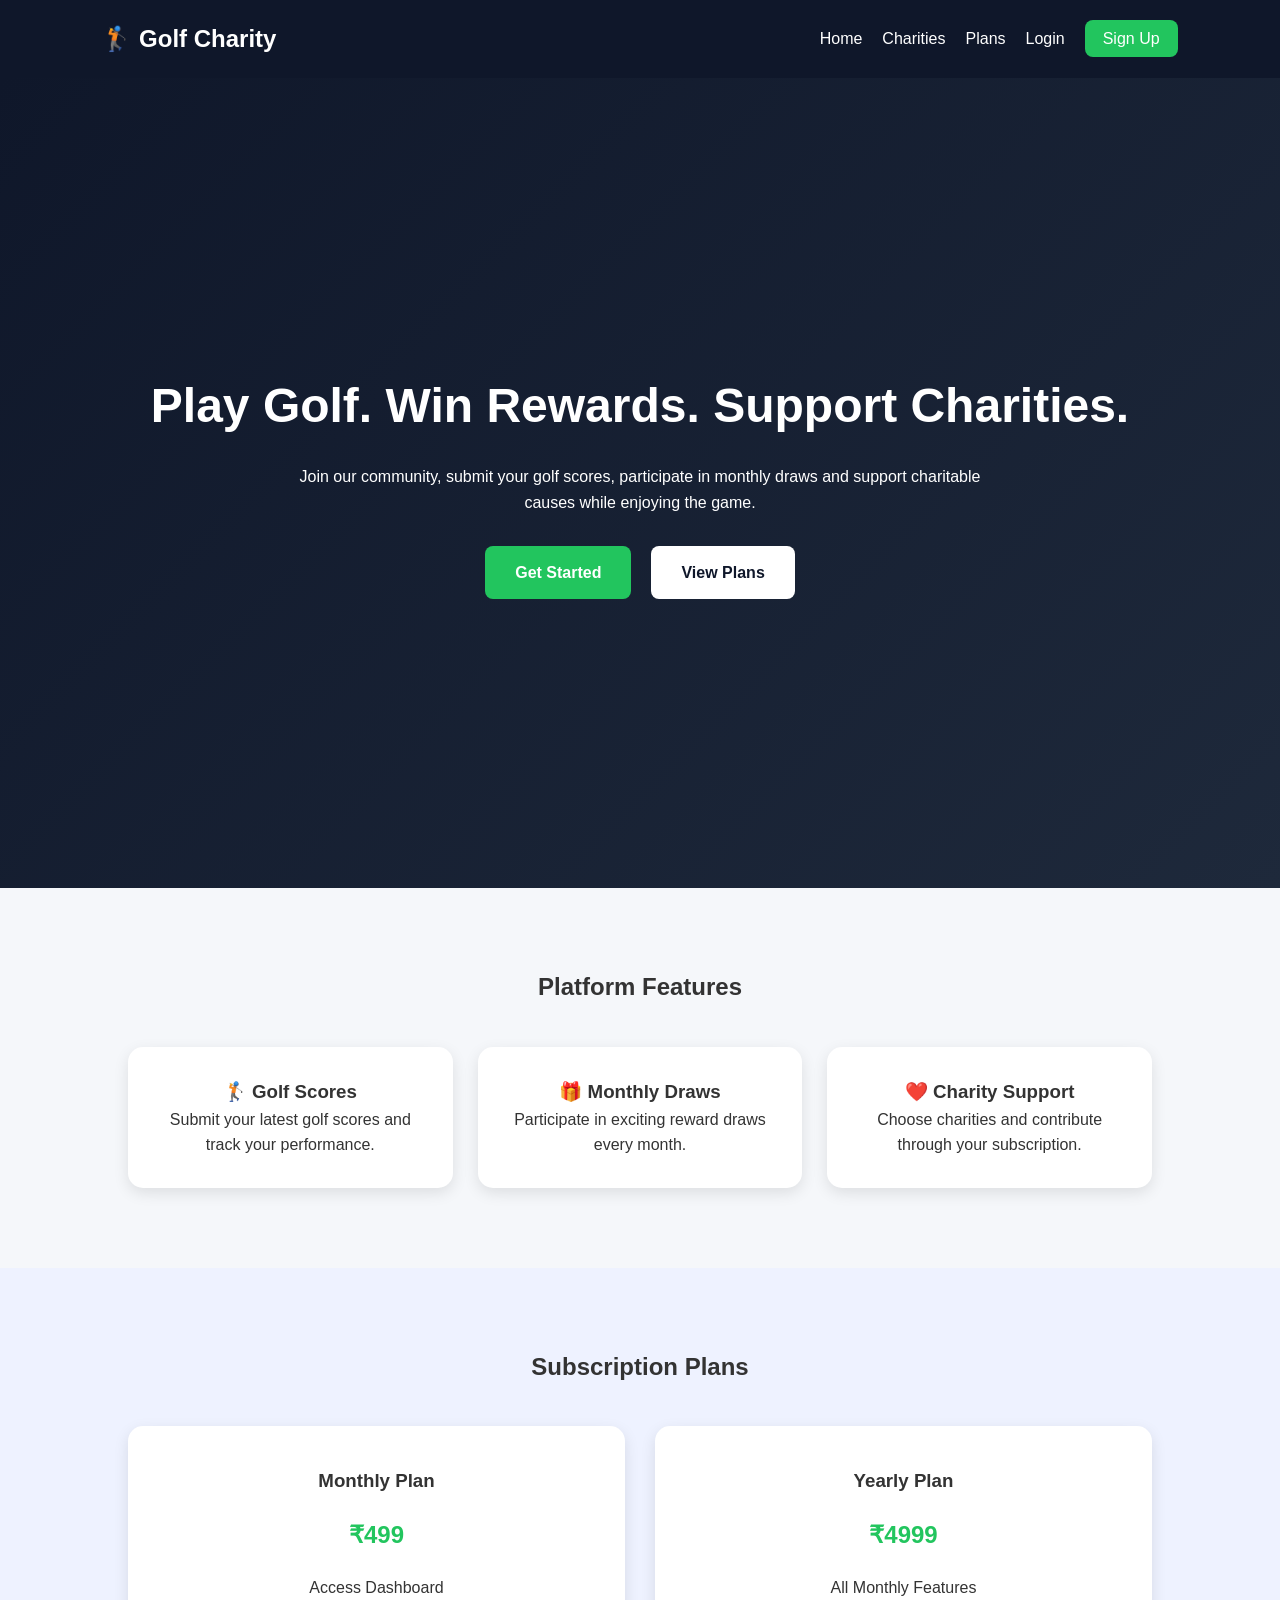
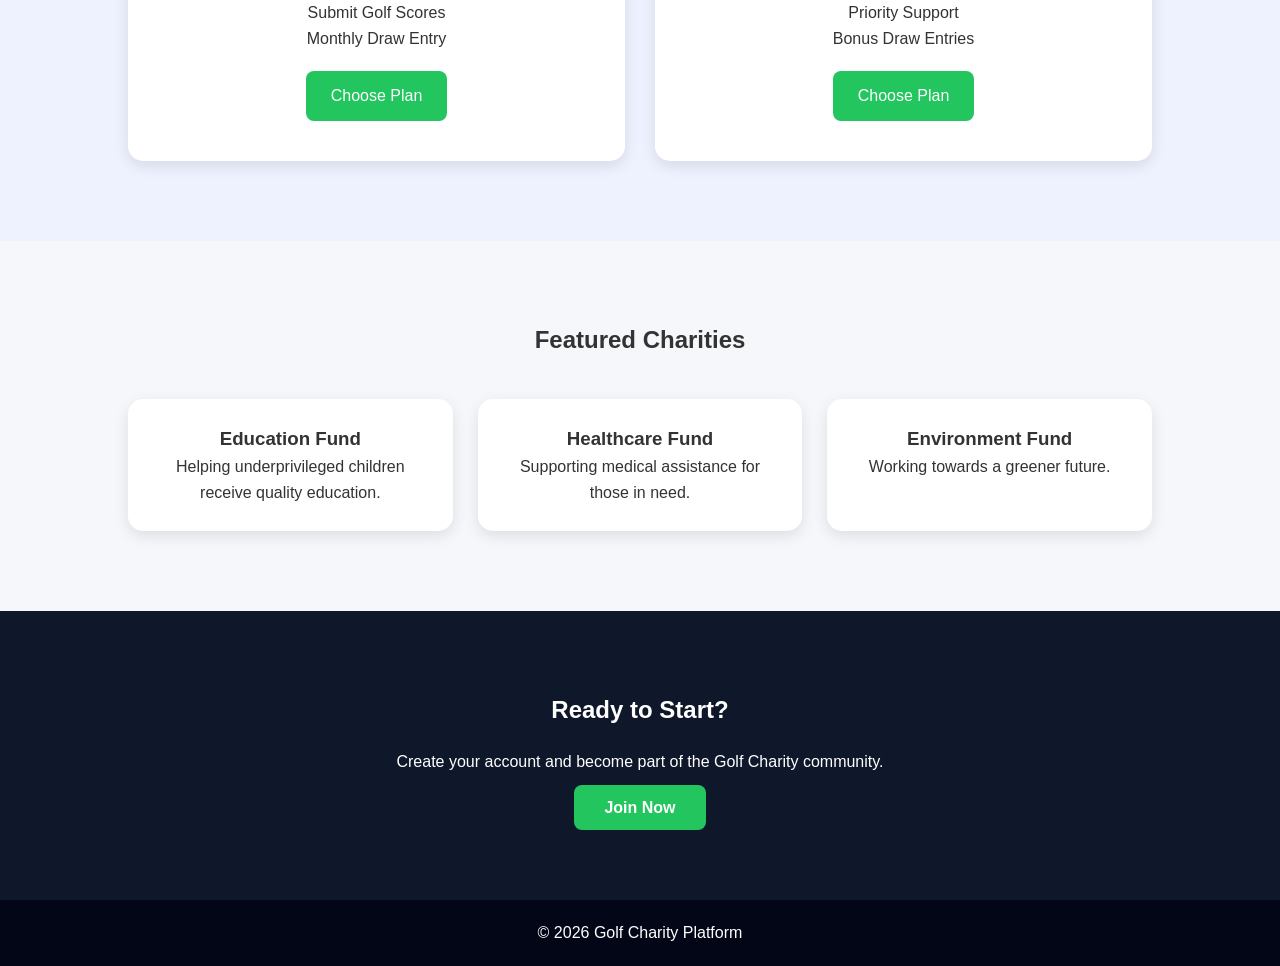
<file: index.html>
<!DOCTYPE html>
<html lang="en">
<head>
<meta charset="UTF-8">
<meta name="viewport" content="width=device-width, initial-scale=1.0">
<title>Golf Charity Platform</title>

<link rel="stylesheet" href="CSS/style.css">
</head>

<body>

<header>

<nav class="navbar">

<div class="logo">
🏌️ Golf Charity
</div>

<ul class="nav-links">

<li>
<a href="index.html">Home</a>
</li>

<li>
<a href="charities.html">Charities</a>
</li>

<li>
<a href="subscription.html">Plans</a>
</li>

<li>
<a href="login.html">Login</a>
</li>

<li>
<a href="signup.html" class="btn">
Sign Up
</a>
</li>

</ul>

</nav>

</header>

<section class="hero">

<div class="hero-content">

<h1>
Play Golf. Win Rewards. Support Charities.
</h1>

<p>
Join our community, submit your golf scores,
participate in monthly draws and support
charitable causes while enjoying the game.
</p>

<div class="hero-buttons">

<a href="signup.html" class="primary-btn">
Get Started
</a>

<a href="subscription.html" class="secondary-btn">
View Plans
</a>

</div>

</div>

</section>

<section class="features">

<h2>Platform Features</h2>

<div class="feature-container">

<div class="feature-card">

<h3>🏌️ Golf Scores</h3>

<p>
Submit your latest golf scores and
track your performance.
</p>

</div>

<div class="feature-card">

<h3>🎁 Monthly Draws</h3>

<p>
Participate in exciting reward draws
every month.
</p>

</div>

<div class="feature-card">

<h3>❤️ Charity Support</h3>

<p>
Choose charities and contribute
through your subscription.
</p>

</div>

</div>

</section>

<section class="plans">

<h2>Subscription Plans</h2>

<div class="plan-container">

<div class="plan-card">

<h3>Monthly Plan</h3>

<h1>₹499</h1>

<p>Access Dashboard</p>
<p>Submit Golf Scores</p>
<p>Monthly Draw Entry</p>

<a href="signup.html" class="plan-btn">
Choose Plan
</a>

</div>

<div class="plan-card premium">

<h3>Yearly Plan</h3>

<h1>₹4999</h1>

<p>All Monthly Features</p>
<p>Priority Support</p>
<p>Bonus Draw Entries</p>

<a href="signup.html" class="plan-btn">
Choose Plan
</a>

</div>

</div>

</section>

<section class="charity-preview">

<h2>Featured Charities</h2>

<div class="charity-container">

<div class="charity-card">

<h3>Education Fund</h3>

<p>
Helping underprivileged children
receive quality education.
</p>

</div>

<div class="charity-card">

<h3>Healthcare Fund</h3>

<p>
Supporting medical assistance
for those in need.
</p>

</div>

<div class="charity-card">

<h3>Environment Fund</h3>

<p>
Working towards a greener future.
</p>

</div>

</div>

</section>

<section class="cta">

<h2>
Ready to Start?
</h2>

<p>
Create your account and become part
of the Golf Charity community.
</p>

<a href="signup.html" class="primary-btn">
Join Now
</a>

</section>

<footer>

<p>
© 2026 Golf Charity Platform
</p>

</footer>

</body>
</html>
</file>
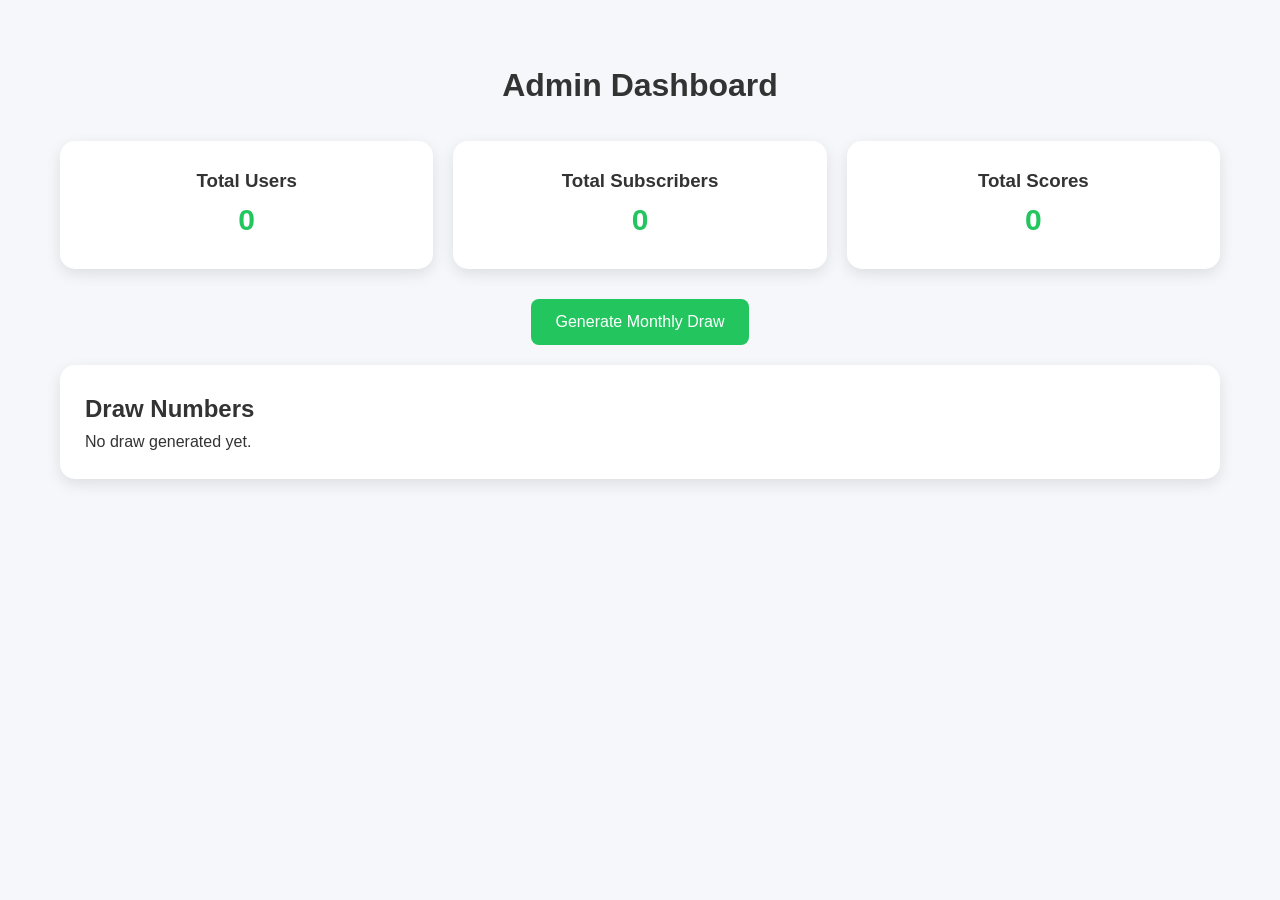
<file: admin.html>
<!DOCTYPE html>
<html lang="en">

<head>

<meta charset="UTF-8">
<meta name="viewport" content="width=device-width, initial-scale=1.0">

<title>Admin Dashboard</title>

<link rel="stylesheet" href="CSS/style.css">

<style>

.container{
max-width:1200px;
margin:40px auto;
padding:20px;
}

.title{
text-align:center;
margin-bottom:30px;
}

.stats{
display:grid;
grid-template-columns:repeat(auto-fit,minmax(250px,1fr));
gap:20px;
margin-bottom:30px;
}

.card{
background:white;
padding:25px;
border-radius:15px;
box-shadow:0 5px 15px rgba(0,0,0,0.1);
text-align:center;
}

.card h2{
font-size:30px;
color:#22c55e;
}

.draw-btn{
display:block;
margin:20px auto;
padding:14px 25px;
background:#22c55e;
color:white;
border:none;
border-radius:8px;
cursor:pointer;
font-size:16px;
}

.draw-result{
background:white;
padding:25px;
border-radius:15px;
box-shadow:0 5px 15px rgba(0,0,0,0.1);
margin-top:20px;
}

</style>

</head>

<body>

<div class="container">

<h1 class="title">
Admin Dashboard
</h1>

<div class="stats">

<div class="card">
<h3>Total Users</h3>
<h2 id="totalUsers">0</h2>
</div>

<div class="card">
<h3>Total Subscribers</h3>
<h2 id="totalSubscribers">0</h2>
</div>

<div class="card">
<h3>Total Scores</h3>
<h2 id="totalScores">0</h2>
</div>

</div>

<button
class="draw-btn"
onclick="generateDraw()">

Generate Monthly Draw

</button>

<div class="draw-result">

<h2>Draw Numbers</h2>

<p id="drawNumbers">
No draw generated yet.
</p>

</div>

</div>

<script src="JS/admin.js"></script>
<script src="JS/draw.js"></script>

</body>

</html>
</file>
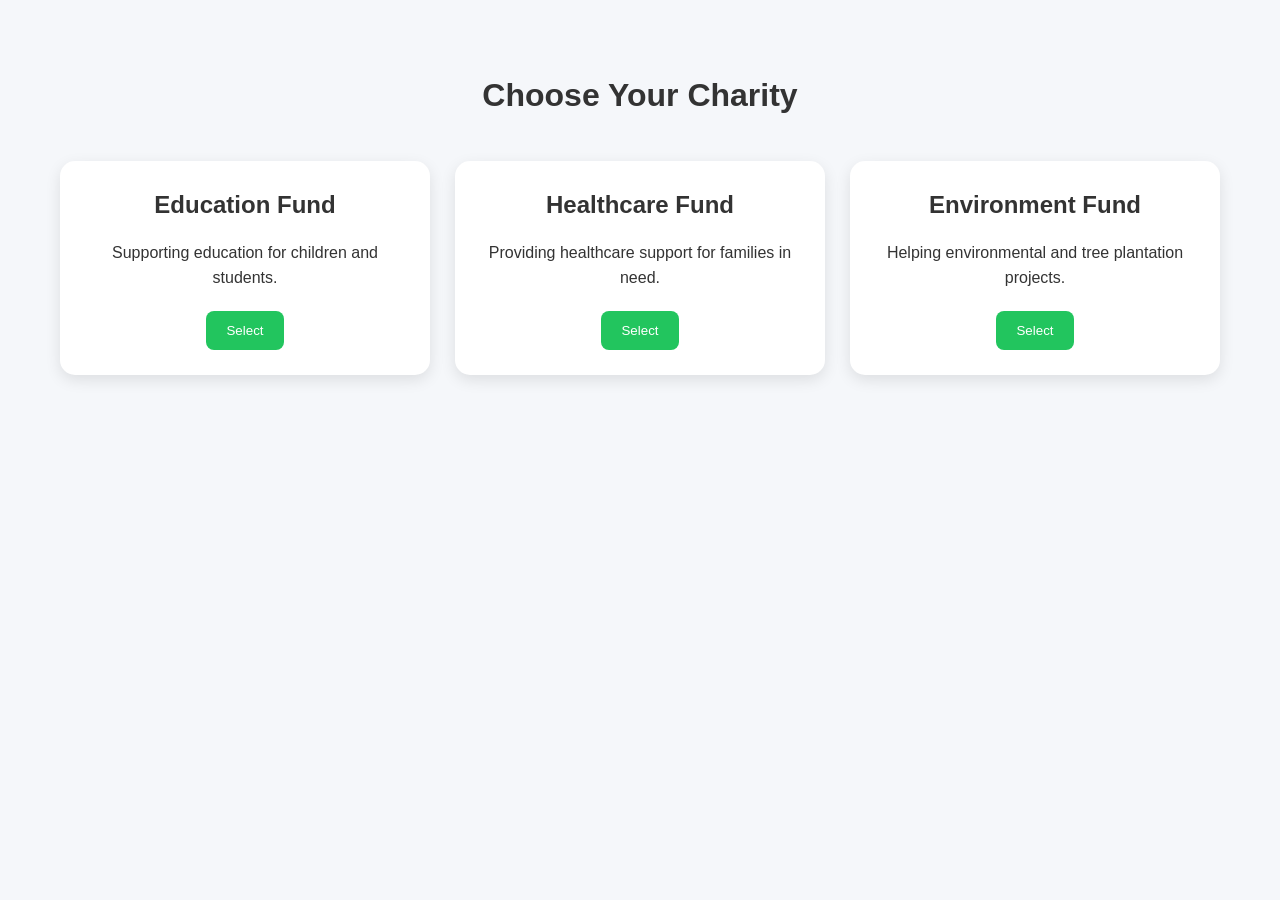
<file: charities.html>
<!DOCTYPE html>
<html lang="en">

<head>

<meta charset="UTF-8">
<meta name="viewport" content="width=device-width, initial-scale=1.0">

<title>Charities</title>

<link rel="stylesheet" href="CSS/style.css">

<style>

.container{
max-width:1200px;
margin:50px auto;
padding:20px;
}

.title{
text-align:center;
margin-bottom:40px;
}

.charity-grid{
display:grid;
grid-template-columns:repeat(auto-fit,minmax(300px,1fr));
gap:25px;
}

.charity-card{
background:white;
padding:25px;
border-radius:15px;
box-shadow:0 5px 15px rgba(0,0,0,0.1);
text-align:center;
}

.charity-card h2{
margin-bottom:15px;
}

.charity-card p{
margin-bottom:20px;
}

.select-btn{
background:#22c55e;
color:white;
border:none;
padding:12px 20px;
border-radius:8px;
cursor:pointer;
}

</style>

</head>

<body>

<div class="container">

<h1 class="title">
Choose Your Charity
</h1>

<div class="charity-grid">

<div class="charity-card">

<h2>Education Fund</h2>

<p>
Supporting education for children
and students.
</p>

<button
class="select-btn"
onclick="selectCharity('Education Fund')">

Select

</button>

</div>

<div class="charity-card">

<h2>Healthcare Fund</h2>

<p>
Providing healthcare support
for families in need.
</p>

<button
class="select-btn"
onclick="selectCharity('Healthcare Fund')">

Select

</button>

</div>

<div class="charity-card">

<h2>Environment Fund</h2>

<p>
Helping environmental and
tree plantation projects.
</p>

<button
class="select-btn"
onclick="selectCharity('Environment Fund')">

Select

</button>

</div>

</div>

</div>

<script src="JS/charity.js"></script>

</body>

</html>
</file>
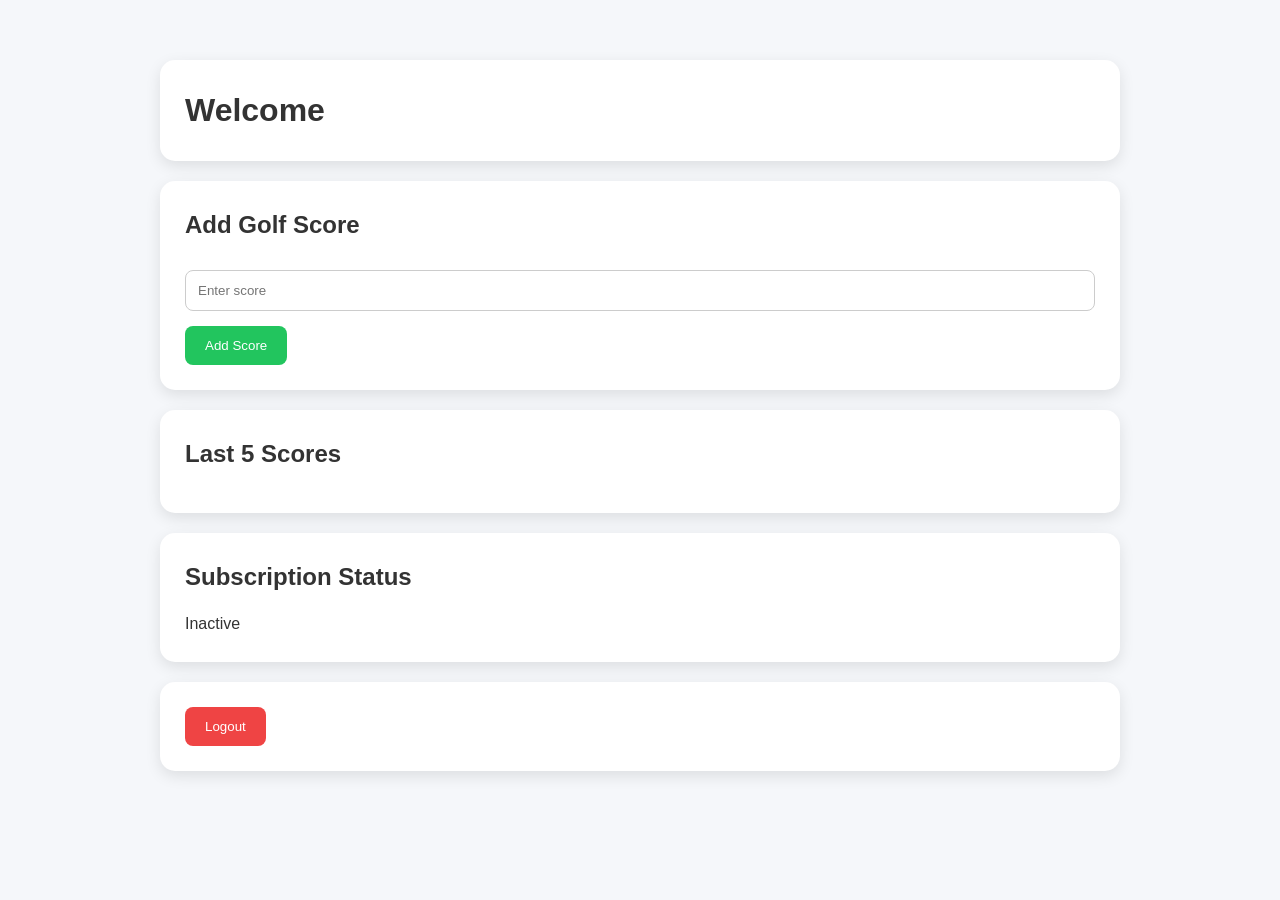
<file: dashboard.html>
<!DOCTYPE html>
<html lang="en">

<head>

<meta charset="UTF-8">

<meta name="viewport"
content="width=device-width, initial-scale=1.0">

<title>Dashboard</title>

<link rel="stylesheet"
href="CSS/style.css">

<style>

.dashboard{
max-width:1000px;
margin:40px auto;
padding:20px;
}

.card{
background:white;
padding:25px;
border-radius:15px;
margin-bottom:20px;
box-shadow:0 5px 15px rgba(0,0,0,0.1);
}

.card h2{
margin-bottom:15px;
}

input{
width:100%;
padding:12px;
margin-top:10px;
margin-bottom:15px;
border:1px solid #ccc;
border-radius:8px;
}

button{
padding:12px 20px;
border:none;
background:#22c55e;
color:white;
border-radius:8px;
cursor:pointer;
}

.score-list{
list-style:none;
margin-top:15px;
}

.score-list li{
padding:10px;
background:#f3f4f6;
margin-bottom:10px;
border-radius:8px;
}

.logout-btn{
background:#ef4444;
}

</style>

</head>

<body>

<div class="dashboard">

<div class="card">

<h1 id="welcomeText">
Welcome
</h1>

<p id="charityText"></p>

</div>

<div class="card">

<h2>Add Golf Score</h2>

<input
type="number"
id="scoreInput"
placeholder="Enter score">

<button
onclick="addScore()">

Add Score

</button>

</div>

<div class="card">

<h2>Last 5 Scores</h2>

<ul
id="scoreList"
class="score-list">

</ul>

</div>

<div class="card">

<h2>Subscription Status</h2>

<p id="subscriptionText">
Inactive
</p>

</div>

<div class="card">

<button
class="logout-btn"
onclick="logout()">

Logout

</button>

</div>

</div>

<script src="JS/dashboard.js"></script>

</body>

</html>
</file>
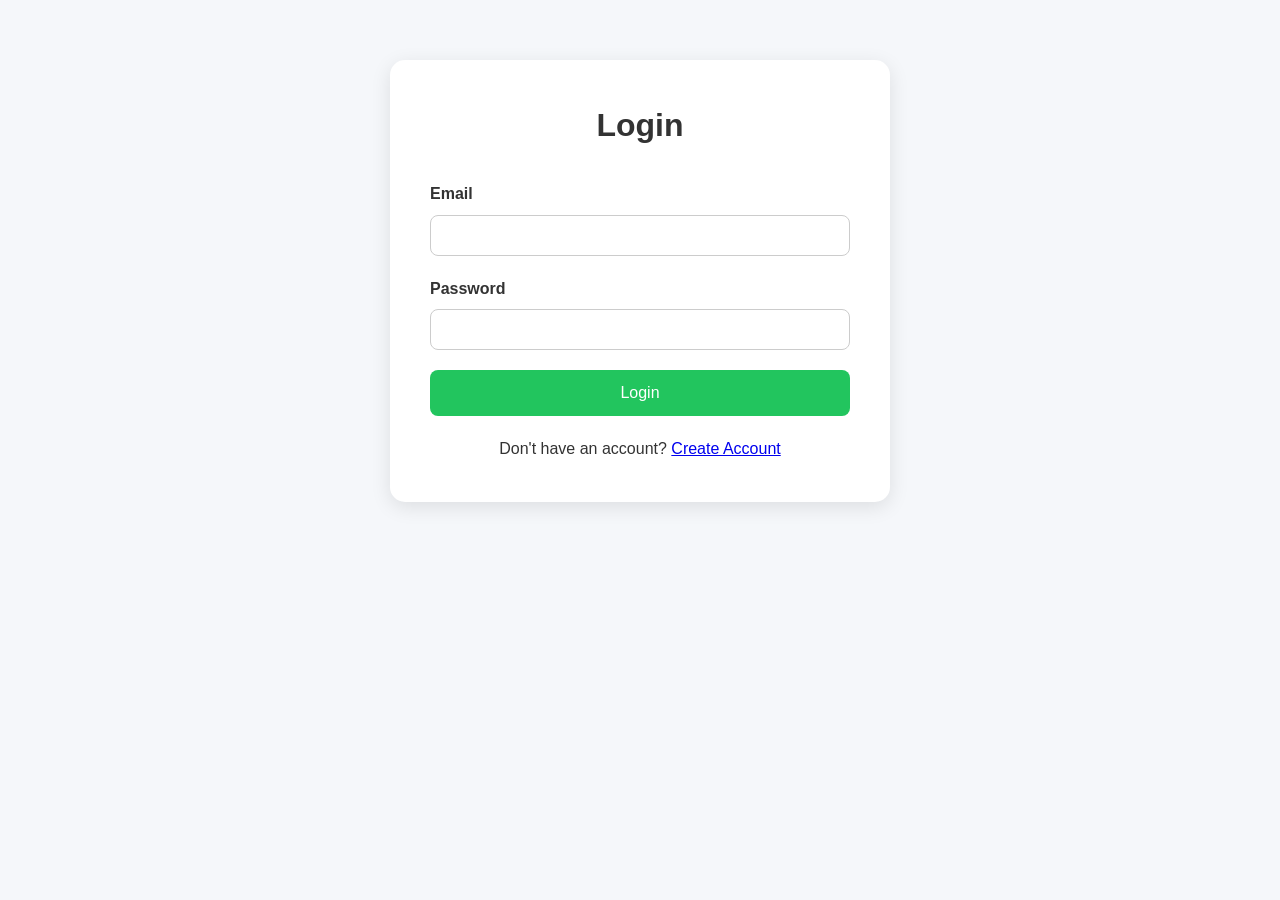
<file: login.html>
<!DOCTYPE html>
<html lang="en">

<head>

<meta charset="UTF-8">

<meta name="viewport"
content="width=device-width, initial-scale=1.0">

<title>Login</title>

<link rel="stylesheet"
href="CSS/style.css">

<style>

.form-container{
max-width:500px;
margin:60px auto;
background:white;
padding:40px;
border-radius:15px;
box-shadow:0 5px 20px rgba(0,0,0,0.1);
}

.form-container h1{
text-align:center;
margin-bottom:30px;
}

.form-group{
margin-bottom:20px;
}

.form-group label{
display:block;
margin-bottom:8px;
font-weight:600;
}

.form-group input{
width:100%;
padding:12px;
border:1px solid #ccc;
border-radius:8px;
}

.login-btn{
width:100%;
padding:14px;
background:#22c55e;
border:none;
color:white;
font-size:16px;
border-radius:8px;
cursor:pointer;
}

.signup-link{
text-align:center;
margin-top:20px;
}

</style>

</head>

<body>

<div class="form-container">

<h1>Login</h1>

<form id="loginForm">

<div class="form-group">

<label>Email</label>

<input
type="email"
id="loginEmail"
required>

</div>

<div class="form-group">

<label>Password</label>

<input
type="password"
id="loginPassword"
required>

</div>

<button
type="submit"
class="login-btn">

Login

</button>

</form>

<div class="signup-link">

Don't have an account?

<a href="signup.html">

Create Account

</a>

</div>

</div>

<script>

const loginForm =
document.getElementById("loginForm");

loginForm.addEventListener(
"submit",
function(e){

e.preventDefault();

const email =
document.getElementById(
"loginEmail"
).value;

const password =
document.getElementById(
"loginPassword"
).value;

const users =
jsON.parse(
localStorage.getItem("users")
) || [];

const user =
users.find(
u =>
u.email === email &&
u.password === password
);

if(user){

localStorage.setItem(
"currentUser",
jsON.stringify(user)
);

alert("Login Successful");

window.location.href =
"dashboard.html";

}
else{

alert(
"Invalid Email or Password"
);

}

});

</script>

</body>

</html>
</file>
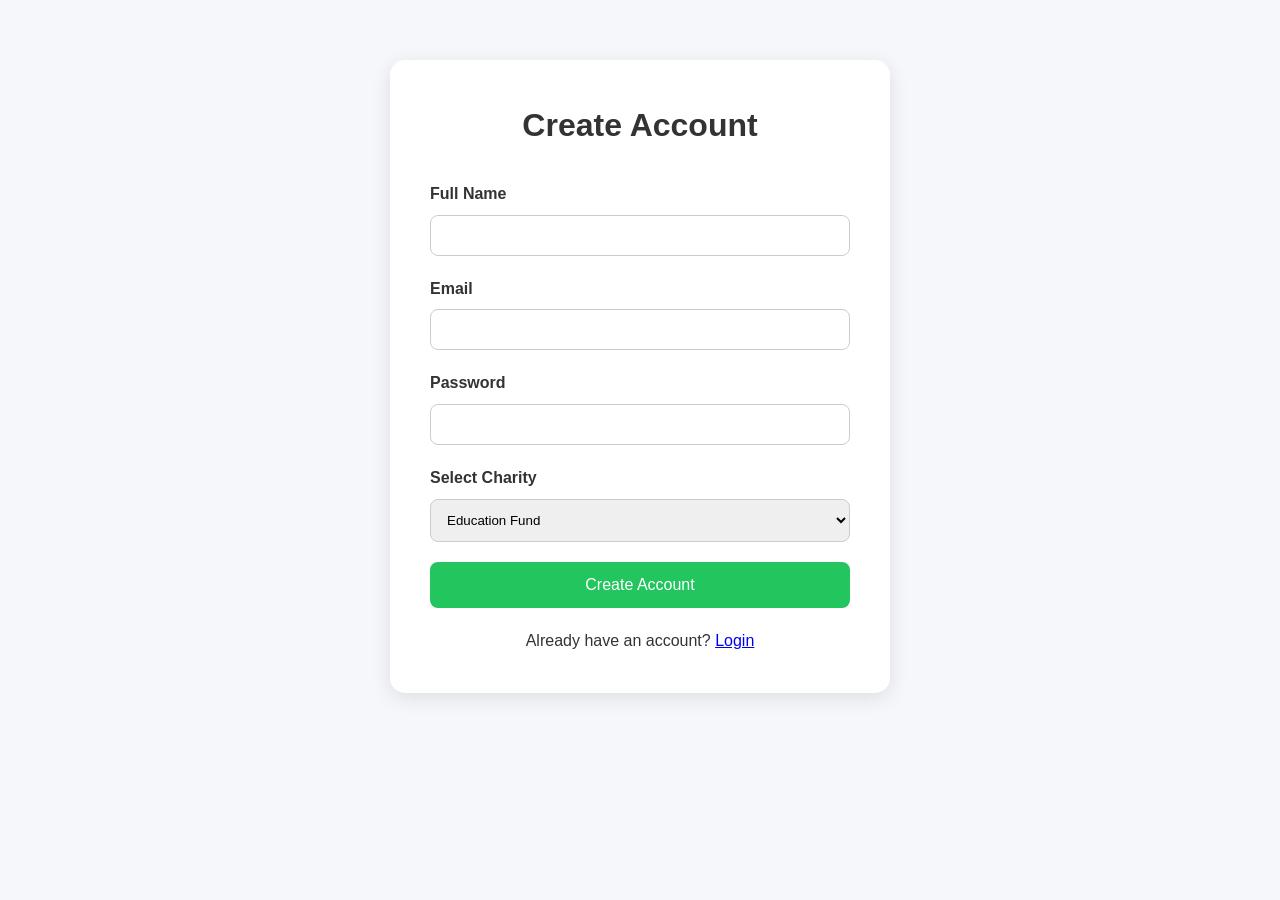
<file: signup.html>
<!DOCTYPE html>
<html lang="en">

<head>
<meta charset="UTF-8">
<meta name="viewport" content="width=device-width, initial-scale=1.0">

<title>Sign Up</title>

<link rel="stylesheet" href="CSS/style.css">

<style>

.form-container{
max-width:500px;
margin:60px auto;
background:white;
padding:40px;
border-radius:15px;
box-shadow:0 5px 20px rgba(0,0,0,0.1);
}

.form-container h1{
text-align:center;
margin-bottom:30px;
}

.form-group{
margin-bottom:20px;
}

.form-group label{
display:block;
margin-bottom:8px;
font-weight:600;
}

.form-group input,
.form-group select{
width:100%;
padding:12px;
border:1px solid #ccc;
border-radius:8px;
}

.submit-btn{
width:100%;
padding:14px;
border:none;
background:#22c55e;
color:white;
font-size:16px;
border-radius:8px;
cursor:pointer;
}

.login-link{
text-align:center;
margin-top:20px;
}

</style>

</head>

<body>

<div class="form-container">

<h1>Create Account</h1>

<form id="signupForm">

<div class="form-group">
<label>Full Name</label>
<input type="text" id="name" required>
</div>

<div class="form-group">
<label>Email</label>
<input type="email" id="email" required>
</div>

<div class="form-group">
<label>Password</label>
<input type="password" id="password" required>
</div>

<div class="form-group">
<label>Select Charity</label>

<select id="charity">

<option>Education Fund</option>

<option>Healthcare Fund</option>

<option>Environment Fund</option>

</select>

</div>

<button type="submit" class="submit-btn">
Create Account
</button>

</form>

<div class="login-link">

Already have an account?

<a href="login.html">
Login
</a>

</div>

</div>

<script src="JS/auth.js"></script>

</body>
</html>
</file>
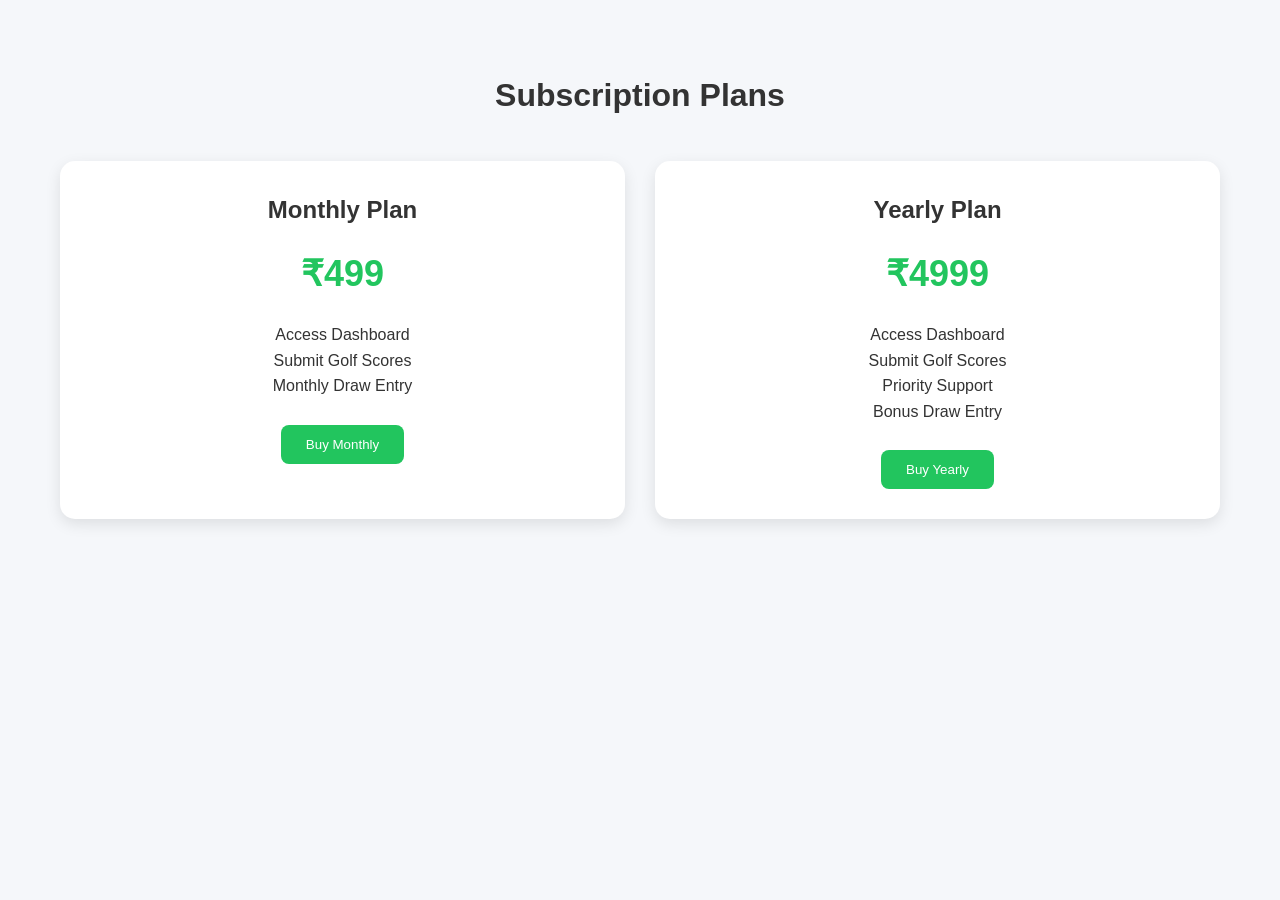
<file: subscription.html>
<!DOCTYPE html>
<html lang="en">

<head>

<meta charset="UTF-8">

<meta name="viewport"
content="width=device-width, initial-scale=1.0">

<title>Subscription Plans</title>

<link rel="stylesheet"
href="CSS/style.css">

<style>

.container{
max-width:1200px;
margin:50px auto;
padding:20px;
}

.title{
text-align:center;
margin-bottom:40px;
}

.plan-grid{
display:grid;
grid-template-columns:repeat(auto-fit,minmax(300px,1fr));
gap:30px;
}

.plan-card{
background:white;
padding:30px;
border-radius:15px;
text-align:center;
box-shadow:0 5px 15px rgba(0,0,0,0.1);
}

.plan-card h2{
margin-bottom:15px;
}

.price{
font-size:36px;
font-weight:bold;
color:#22c55e;
margin-bottom:20px;
}

.buy-btn{
background:#22c55e;
color:white;
border:none;
padding:12px 25px;
border-radius:8px;
cursor:pointer;
}

</style>

</head>

<body>

<div class="container">

<h1 class="title">
Subscription Plans
</h1>

<div class="plan-grid">

<div class="plan-card">

<h2>Monthly Plan</h2>

<div class="price">
₹499
</div>

<p>Access Dashboard</p>
<p>Submit Golf Scores</p>
<p>Monthly Draw Entry</p>

<br>

<button
class="buy-btn"
onclick="buyPlan('Monthly')">

Buy Monthly

</button>

</div>

<div class="plan-card">

<h2>Yearly Plan</h2>

<div class="price">
₹4999
</div>

<p>Access Dashboard</p>
<p>Submit Golf Scores</p>
<p>Priority Support</p>
<p>Bonus Draw Entry</p>

<br>

<button
class="buy-btn"
onclick="buyPlan('Yearly')">

Buy Yearly

</button>

</div>

</div>

</div>

<script src="JS/subscription.js"></script>

</body>

</html>
</file>
<file: CSS/style.css>
*{
margin:0;
padding:0;
box-sizing:border-box;
font-family:'Segoe UI',sans-serif;
}

body{
background:#f5f7fa;
color:#333;
line-height:1.6;
}

.navbar{
display:flex;
justify-content:space-between;
align-items:center;
padding:20px 8%;
background:#0f172a;
}

.logo{
font-size:24px;
font-weight:bold;
color:white;
}

.nav-links{
display:flex;
list-style:none;
gap:20px;
}

.nav-links a{
text-decoration:none;
color:white;
font-weight:500;
}

.btn{
background:#22c55e;
padding:10px 18px;
border-radius:8px;
}

.hero{
height:90vh;
display:flex;
align-items:center;
justify-content:center;
text-align:center;
background:linear-gradient(135deg,#0f172a,#1e293b);
color:white;
padding:20px;
}

.hero-content h1{
font-size:3rem;
margin-bottom:20px;
}

.hero-content p{
max-width:700px;
margin:auto;
margin-bottom:30px;
}

.hero-buttons{
display:flex;
justify-content:center;
gap:20px;
flex-wrap:wrap;
}

.primary-btn{
background:#22c55e;
padding:14px 30px;
text-decoration:none;
color:white;
border-radius:8px;
font-weight:bold;
}

.secondary-btn{
background:white;
padding:14px 30px;
text-decoration:none;
color:#0f172a;
border-radius:8px;
font-weight:bold;
}

.features{
padding:80px 10%;
text-align:center;
}

.feature-container{
display:grid;
grid-template-columns:repeat(auto-fit,minmax(250px,1fr));
gap:25px;
margin-top:40px;
}

.feature-card{
background:white;
padding:30px;
border-radius:15px;
box-shadow:0 5px 15px rgba(0,0,0,0.1);
}

.plans{
padding:80px 10%;
text-align:center;
background:#eef2ff;
}

.plan-container{
display:grid;
grid-template-columns:repeat(auto-fit,minmax(280px,1fr));
gap:30px;
margin-top:40px;
}

.plan-card{
background:white;
padding:40px;
border-radius:15px;
box-shadow:0 5px 15px rgba(0,0,0,0.1);
}

.plan-card h1{
margin:20px 0;
color:#22c55e;
}

.plan-btn{
display:inline-block;
margin-top:20px;
padding:12px 25px;
background:#22c55e;
color:white;
text-decoration:none;
border-radius:8px;
}

.charity-preview{
padding:80px 10%;
text-align:center;
}

.charity-container{
display:grid;
grid-template-columns:repeat(auto-fit,minmax(250px,1fr));
gap:25px;
margin-top:40px;
}

.charity-card{
background:white;
padding:25px;
border-radius:15px;
box-shadow:0 5px 15px rgba(0,0,0,0.1);
}

.cta{
padding:80px 20px;
text-align:center;
background:#0f172a;
color:white;
}

.cta p{
margin:20px 0;
}

footer{
background:#020617;
color:white;
text-align:center;
padding:20px;
}

@media(max-width:768px){

.navbar{
flex-direction:column;
gap:15px;
}

.nav-links{
flex-wrap:wrap;
justify-content:center;
}

.hero-content h1{
font-size:2rem;
}

}
</file>
